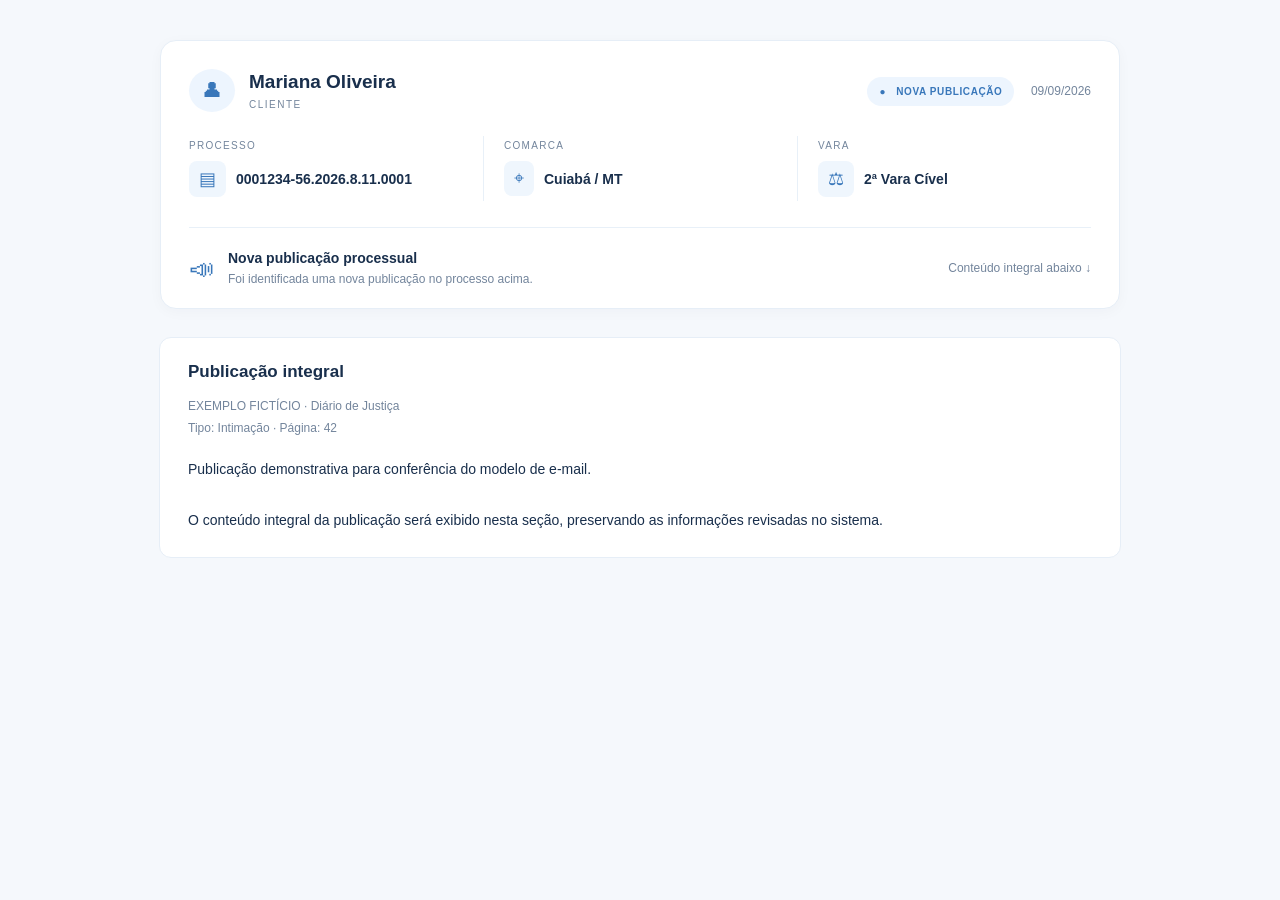
<file: frontend/preview-clipping.html>
<!doctype html><html lang="pt-BR"><head><meta charset="utf-8"><meta name="viewport" content="width=device-width,initial-scale=1">
    <title>Publicação processual</title><style>@media(max-width:600px){.field{display:block!important;width:auto!important;border-left:0!important;padding:12px 0!important}.outer{padding:16px!important}.footer-cell{display:block!important;width:auto!important;padding:10px 0!important}}</style></head>
    <body style="margin:0;background:#f5f8fc;font-family:Arial,Helvetica,sans-serif;color:#192f4c;">
    <table role="presentation" width="100%" cellpadding="0" cellspacing="0"><tr><td class="outer" style="padding:40px 24px;">
    <table role="presentation" align="center" width="100%" cellpadding="0" cellspacing="0" style="max-width:960px;background:#fff;border:1px solid #e6eef7;border-radius:16px;box-shadow:0 3px 14px #192f4c08;">
    <tr><td style="padding:28px 28px 24px;"><table role="presentation" width="100%" cellpadding="0" cellspacing="0"><tr>
    <td style="width:48px;"><span style="display:inline-block;border-radius:50%;padding:10px 13px;background:#edf5fe;color:#3977ba;font-size:20px;">&#128100;&#65038;</span></td>
    <td style="padding-left:12px;"><div style="font-size:19px;font-weight:600;">Mariana Oliveira</div><div style="font-size:10px;letter-spacing:1.5px;color:#73859c;margin-top:6px;">CLIENTE</div></td>
    <td align="right"><span style="display:inline-block;background:#edf5fe;border-radius:20px;padding:9px 12px;color:#3977ba;font-size:10px;font-weight:600;letter-spacing:.6px;">● &nbsp; NOVA PUBLICAÇÃO</span> <span style="display:inline-block;padding:8px 0 8px 12px;font-size:12px;color:#73859c;">09/09/2026</span></td>
    </tr></table></td></tr>
    <tr><td style="padding:0 8px 26px;"><table role="presentation" width="100%" cellpadding="0" cellspacing="0"><tr><td class="field" valign="top" style="padding:4px 20px;width:33.33%;">
        <div style="font-size:10px;letter-spacing:1.3px;color:#73859c;margin-bottom:10px;">PROCESSO</div>
        <table role="presentation" cellpadding="0" cellspacing="0"><tr><td valign="top"><span style="display:inline-block;background:#eff6fd;border-radius:8px;padding:7px 10px;color:#3977ba;font-size:18px;">▤</span></td>
        <td style="padding-left:10px;font-size:14px;font-weight:600;color:#192f4c;word-break:break-word;">0001234-56.2026.8.11.0001</td></tr></table></td><td class="field" valign="top" style="border-left:1px solid #e8f0f8;padding:4px 20px;width:33.33%;">
        <div style="font-size:10px;letter-spacing:1.3px;color:#73859c;margin-bottom:10px;">COMARCA</div>
        <table role="presentation" cellpadding="0" cellspacing="0"><tr><td valign="top"><span style="display:inline-block;background:#eff6fd;border-radius:8px;padding:7px 10px;color:#3977ba;font-size:18px;">⌖</span></td>
        <td style="padding-left:10px;font-size:14px;font-weight:600;color:#192f4c;word-break:break-word;">Cuiabá / MT</td></tr></table></td><td class="field" valign="top" style="border-left:1px solid #e8f0f8;padding:4px 20px;width:33.33%;">
        <div style="font-size:10px;letter-spacing:1.3px;color:#73859c;margin-bottom:10px;">VARA</div>
        <table role="presentation" cellpadding="0" cellspacing="0"><tr><td valign="top"><span style="display:inline-block;background:#eff6fd;border-radius:8px;padding:7px 10px;color:#3977ba;font-size:18px;">⚖</span></td>
        <td style="padding-left:10px;font-size:14px;font-weight:600;color:#192f4c;word-break:break-word;">2ª Vara Cível</td></tr></table></td></tr></table></td></tr>
    <tr><td style="padding:0 28px;"><table role="presentation" width="100%" cellpadding="0" cellspacing="0" style="border-top:1px solid #e8f0f8;"><tr>
    <td class="footer-cell" style="padding:22px 0;"><table role="presentation" cellpadding="0" cellspacing="0"><tr><td style="font-size:25px;color:#3977ba;padding-right:14px;">&#128227;&#65038;</td><td><div style="font-size:14px;font-weight:600;">Nova publicação processual</div><div style="font-size:12px;color:#73859c;margin-top:6px;">Foi identificada uma nova publicação no processo acima.</div></td></tr></table></td>
    <td class="footer-cell" align="right" style="padding:22px 0 22px 16px;"><span style="display:inline-block;color:#73859c;font-size:12px;line-height:1.6;">Conteúdo integral abaixo ↓</span></td>
    </tr></table></td></tr></table>
    <div id="publicacao" style="max-width:904px;margin:28px auto 0;padding:24px 28px;background:#fff;border:1px solid #e6eef7;border-radius:12px;">
    <h2 style="font-size:17px;margin:0 0 14px;">Publicação integral</h2>
    <div style="font-size:12px;color:#73859c;line-height:1.8;margin-bottom:18px;">EXEMPLO FICTÍCIO · Diário de Justiça<br>Tipo: Intimação · Página: 42</div>
    <div style="font-size:14px;line-height:1.8;overflow-wrap:anywhere;">Publicação demonstrativa para conferência do modelo de e-mail.<br><br>O conteúdo integral da publicação será exibido nesta seção, preservando as informações revisadas no sistema.</div></div>
    </td></tr></table></body></html>
</file>
